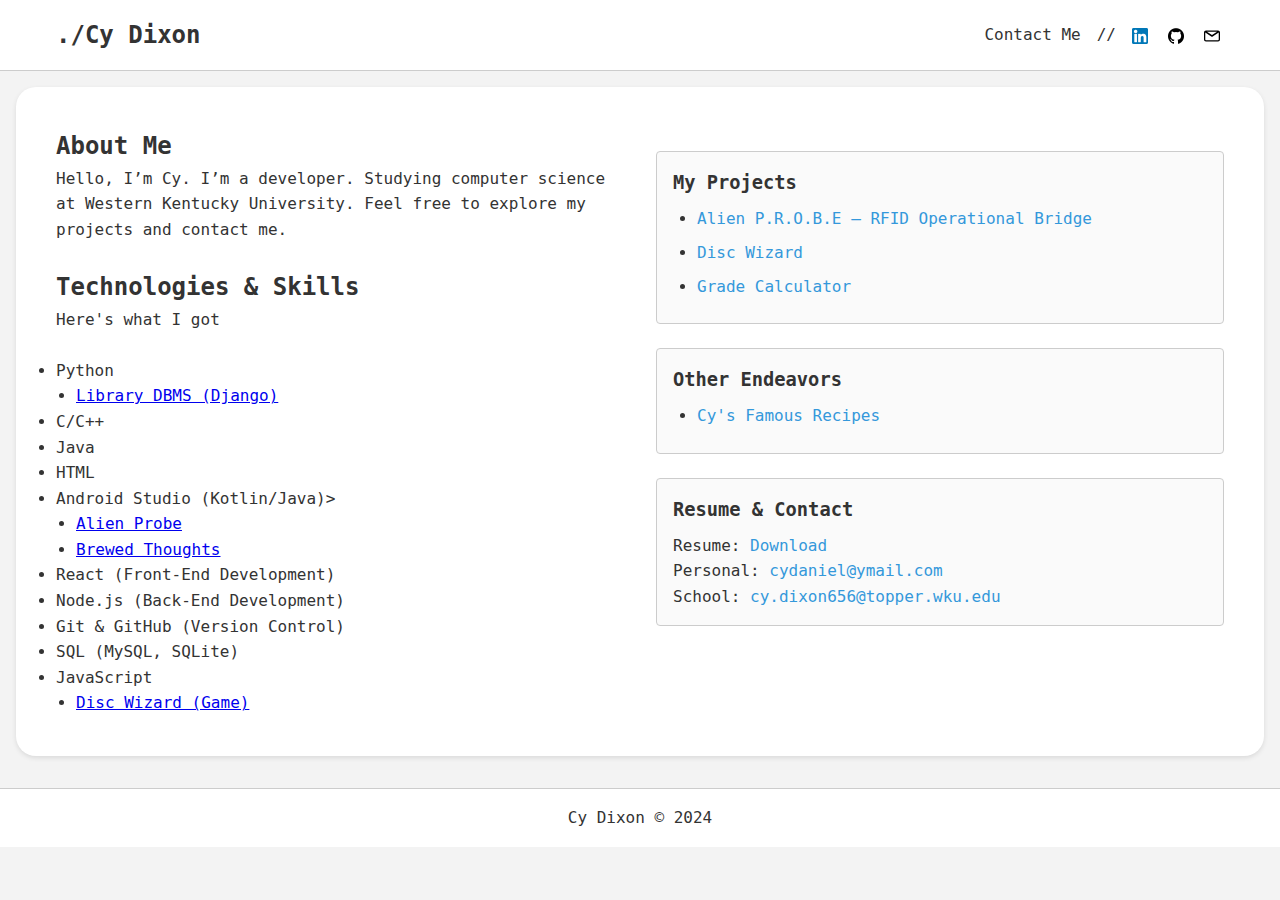
<file: index.html>
<!DOCTYPE html>
<html lang="en">
<head>
  <meta charset="UTF-8" />
  <meta name="description" content="Personal website of Cy Dixon" />
  <meta name="viewport" content="width=device-width, initial-scale=1.0" />
  <title>Cy Dixon - Home</title>
  <!-- Link to your existing CSS file -->
  <link rel="stylesheet" href="css/styles.css" />
</head>
<body>
  <!-- Header / Navbar -->
  <header class="header">
    <div class="header-container">
      <div class="logo-section">
        <h1 class="logo">
            <a href="index.html" style="text-decoration: none; color: inherit;">
                ./Cy Dixon
            </a>
        </h1>
      </div>
      <nav class="navbar">
        <ul class="nav-links">
           <li> Contact Me </li>
          <li> // </li>
          <li>
            <a href="https://www.linkedin.com/in/cy-dixon/" target="_blank">
              <img src="static/icons/linkedin.png" alt="LinkedIn" class="icon" /> 
            </a>
          </li>
          <li>
            <a href="https://github.com/cylissama" target="_blank">
              <img src="static/icons/github.png" alt="GitHub" class="icon" />
            </a>
          </li>
          <li>
            <a href="mailto:cydaniel@ymail.com">
              <img src="static/icons/email.svg" alt="Email" class="icon" />
            </a>
          </li>
        </ul>
      </nav>
    </div>
  </header>

  <!-- Main Content: Two Columns -->
  <main class="main-content">
    <div class="index-content-container">
      <section class="left-column">
        <h2 id="about-me">About Me</h2>
        <p>
          Hello, I’m Cy. I’m a developer. Studying computer science at Western Kentucky University.
          Feel free to explore my projects and contact me.
        </p>
        <br>
        <h2 id="skills">Technologies & Skills</h2>
        <p>Here's what I got</p>
        <br>
        <ul>
          <li>Python</li>
          <ul>
            <li> <a href="https://github.com/cylissama/dbms_project">Library DBMS (Django)</a></li>
          </ul>
          <li>C/C++</li>
          <li>Java</li>
          <li>HTML</li>
          <li>Android Studio (Kotlin/Java)></li>
          <ul>
            <li><a href="https://cylissama.github.io/Alien-Probe/">Alien Probe</a></li>
            <li><a href="https://github.com/cylissama/Brewed-Thoughts">Brewed Thoughts</a></li>
          </ul>
          <li>React (Front-End Development)</li>
          <li>Node.js (Back-End Development)</li>
          <li>Git &amp; GitHub (Version Control)</li>
          <li>SQL (MySQL, SQLite)</li>
          <li>JavaScript</li>
          <ul>
            <li> <a href="https://cylissama.github.io/disc-wizard/">Disc Wizard (Game)</a></li>
          </ul>
        </ul>
    </section>

      <!-- RIGHT COLUMN (Projects Only) -->
    <section class="right-column">
        <div class="projects-box">
          <h3>My Projects</h3>
          <ul>
            <li>
              <a href="https://cylissama.github.io/Alien-Probe/" target="_blank">
                Alien P.R.O.B.E – RFID Operational Bridge
              </a>
            </li>
            <li>
              <a href="https://cylissama.github.io/disc-wizard/" target="_blank">
                Disc Wizard
              </a>
            </li>
            <li>
              <a href="grade_calculator.html" target="_blank">
                Grade Calculator
              </a>
            </li>
          </ul>
        </div>

        <div class="projects-box">
          <h3>Other Endeavors</h3>
          <ul>
            <li>
              <a href="recipes.html" target="_blank">
                Cy's Famous Recipes
              </a>
            </li>
          </ul>
        </div>

        <div class="projects-box">
          <h3>Resume & Contact</h3>
          <p>
            Resume:
            <a href="static/files/ResumeDixonCy.pdf" target="_blank" download> Download</a>
          </p>
          <p> 
            Personal: <a href="mailto:cydaniel@ymail.com">cydaniel@ymail.com </a>
          </p>
          <p>
            School: <a href="mailto:cy.dixon656@topper.wku.edu">cy.dixon656@topper.wku.edu </a>
          </p>
        </div>

      </section>
    </div>
  </main>

  <div>
    
  </div>

  <!-- Footer -->
  <footer class="footer">
    Cy Dixon © 2024
  </footer>
</body>
</html>
</file>
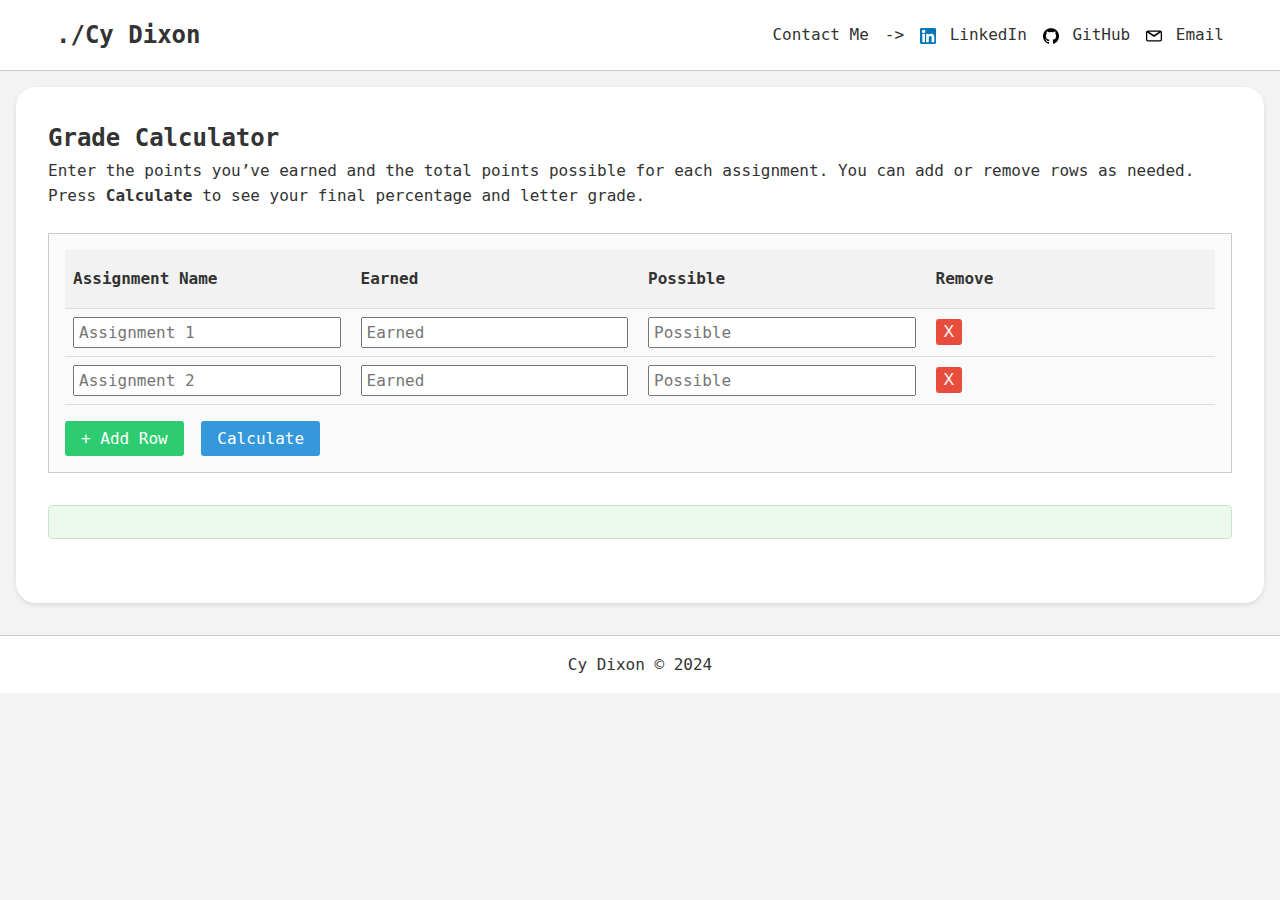
<file: grade_calculator.html>
<!DOCTYPE html>
<html lang="en">
<head>
  <meta charset="UTF-8" />
  <meta name="description" content="Grade Calculator - Cy Dixon" />
  <meta name="viewport" content="width=device-width, initial-scale=1.0" />
  <title>Grade Calculator - Cy Dixon</title>
  <!-- Link to the same CSS as index.html -->
  <link rel="stylesheet" href="css/styles.css" />
</head>
<body>
  <!-- Header / Navbar -->
  <header class="header">
    <div class="header-container">
      <div class="logo-section">
        <h1 class="logo">
            <a href="index.html" style="text-decoration: none; color: inherit;">
                ./Cy Dixon
            </a>
        </h1>
      </div>
      <nav class="navbar">
        <ul class="nav-links">
          <!-- Example nav links; no Grade Calculator here -->
           <li> Contact Me </li>
          <li> -> </li>
          <li>
            <a href="https://www.linkedin.com/in/cy-dixon/" target="_blank">
              <img src="static/icons/linkedin.png" alt="LinkedIn" class="icon" /> 
              LinkedIn
            </a>
          </li>
          <li>
            <a href="https://github.com/cylissama" target="_blank">
              <img src="static/icons/github.png" alt="GitHub" class="icon" /> 
              GitHub
            </a>
          </li>
          <li>
            <a href="mailto:cydaniel@ymail.com">
              <img src="static/icons/email.svg" alt="Email" class="icon" /> 
              Email
            </a>
          </li>
        </ul>
      </nav>
    </div>
  </header>

  <!-- Main Content -->
  <main class="main-content">
    <h2>Grade Calculator</h2>
    <p>
      Enter the points you’ve earned and the total points possible for each 
      assignment. You can add or remove rows as needed. Press 
      <strong>Calculate</strong> to see your final percentage and letter grade.
    </p>

    <!-- Grade Calculator Container -->
    <section class="calc-container">
      <!-- Header Row (mimics a table) -->
      <div class="calc-row calc-header">
        <div class="calc-cell">Assignment Name</div>
        <div class="calc-cell">Earned</div>
        <div class="calc-cell">Possible</div>
        <div class="calc-cell">Remove</div>
      </div>

      <!-- Form for dynamic rows -->
      <form id="grade-form">
        <div id="calc-rows">
          <!-- Example row 1 -->
          <div class="calc-row assignment-row">
            <div class="calc-cell">
              <input
                type="text"
                class="assignment-name"
                name="assignmentName"
                placeholder="Assignment 1"
              />
            </div>
            <div class="calc-cell">
              <input
                type="number"
                class="assignment-earned"
                name="assignmentEarned"
                placeholder="Earned"
                required
              />
            </div>
            <div class="calc-cell">
              <input
                type="number"
                class="assignment-possible"
                name="assignmentPossible"
                placeholder="Possible"
                required
              />
            </div>
            <div class="calc-cell">
              <button type="button" class="remove-row">X</button>
            </div>
          </div>
          <!-- Example row 2 -->
          <div class="calc-row assignment-row">
            <div class="calc-cell">
              <input
                type="text"
                class="assignment-name"
                name="assignmentName"
                placeholder="Assignment 2"
              />
            </div>
            <div class="calc-cell">
              <input
                type="number"
                class="assignment-earned"
                name="assignmentEarned"
                placeholder="Earned"
                required
              />
            </div>
            <div class="calc-cell">
              <input
                type="number"
                class="assignment-possible"
                name="assignmentPossible"
                placeholder="Possible"
                required
              />
            </div>
            <div class="calc-cell">
              <button type="button" class="remove-row">X</button>
            </div>
          </div>
        </div>

        <!-- Add Row / Calculate buttons -->
        <button type="button" id="add-row">+ Add Row</button>
        <button type="submit" class="calculate-btn">Calculate</button>
      </form>
    </section>

    <!-- Grade Result Display -->
    <div id="grade-result" class="grade-result"></div>
  </main>

  <!-- Footer -->
  <footer class="footer">
    Cy Dixon © 2024
  </footer>

  <!-- External (or inline) JS for adding/removing rows + calculating -->
  <script src="static/js/grade_calculator.js"></script>
</body>
</html>
</file>
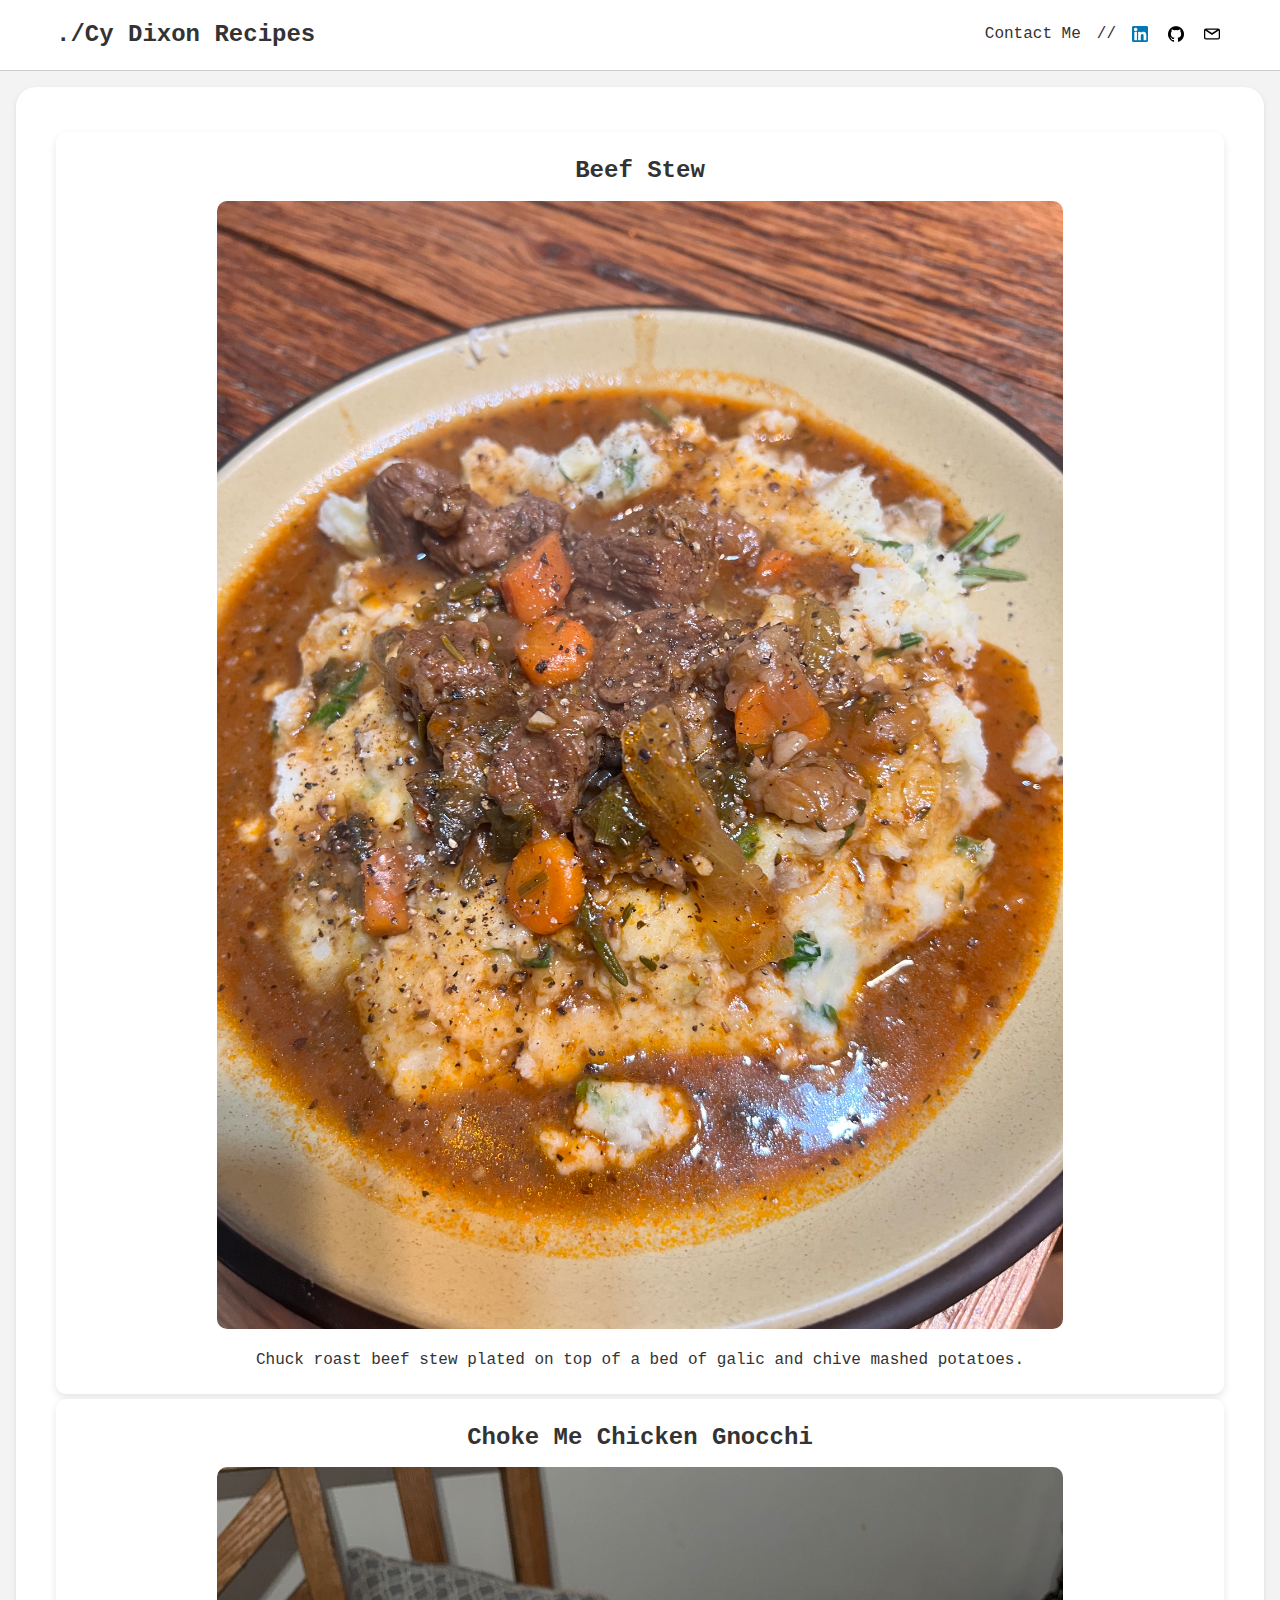
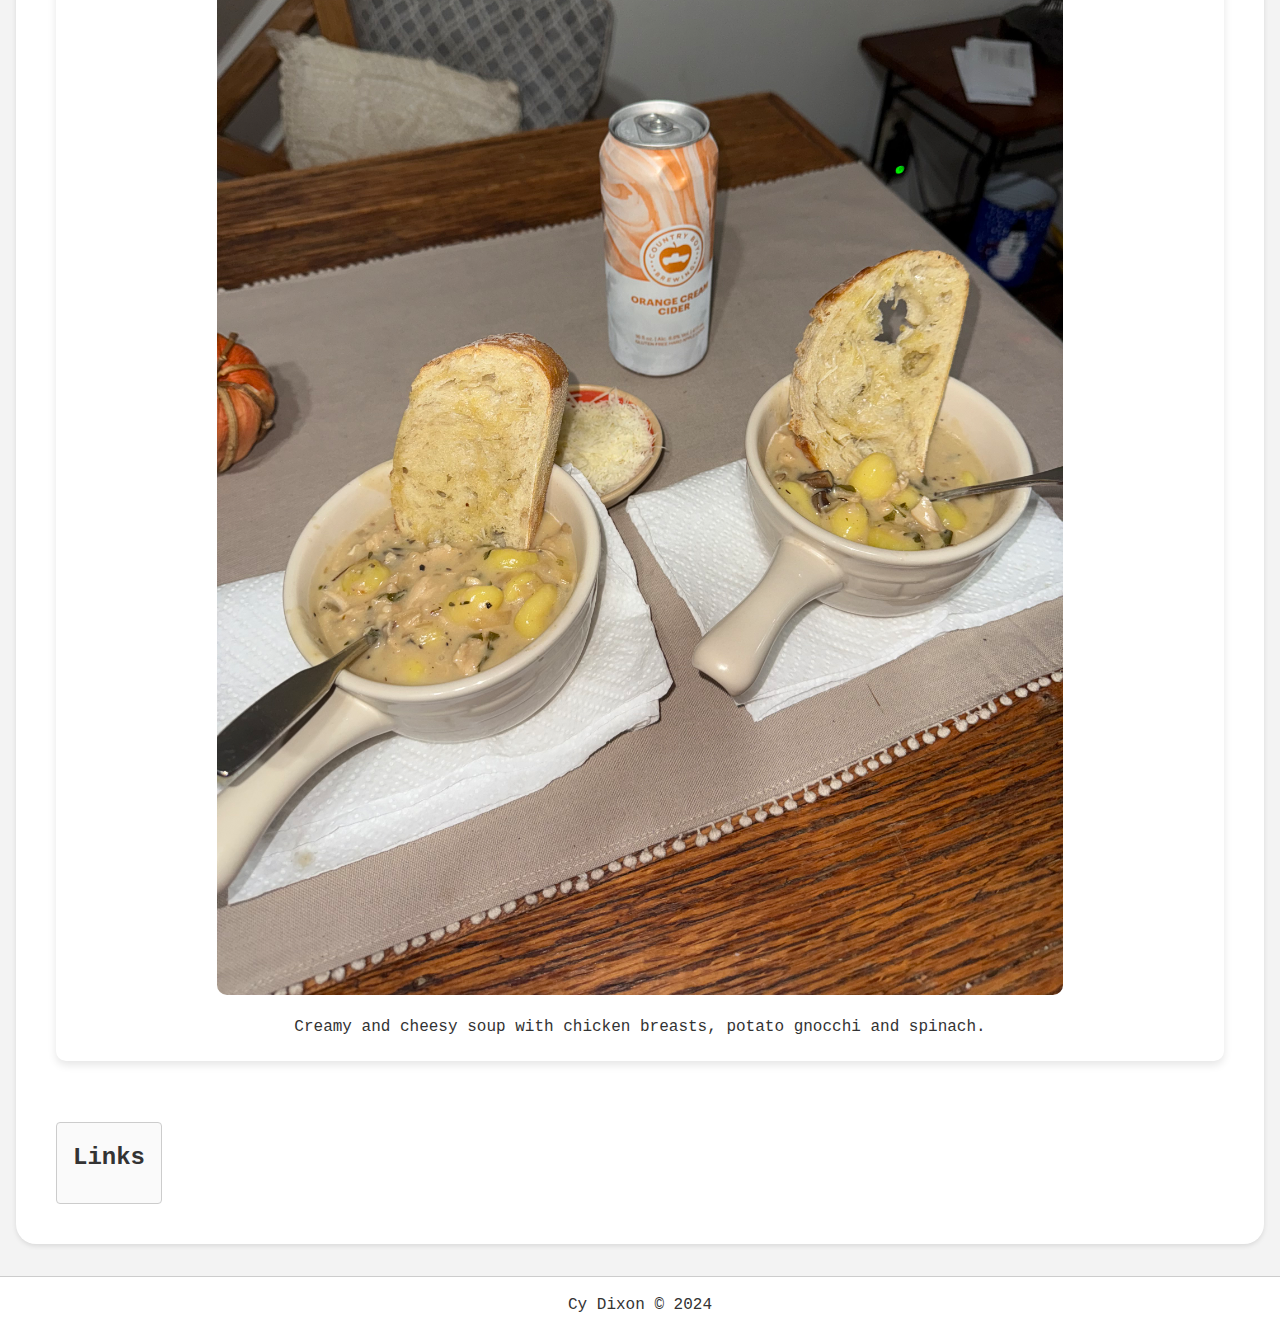
<file: recipes.html>
<!DOCTYPE html>
<html lang="en">

<head>
  <meta charset="UTF-8" />
  <meta name="description" content="Cy's Famous Recipes Site"/>
  <meta name="viewport" content="width=device-width, initial-scale=1.0" />
  <title>Cy's Famous Recipes</title>
  <link rel="stylesheet" href="css/styles.css" />
</head>
<body>
    <header class="header">
      <div class="header-container">
        <div class="logo-section">
          <h1 class="logo">
              <a href="index.html" style="text-decoration: none; color: inherit;">
                  ./Cy Dixon Recipes
              </a>
          </h1>
        </div>
        <nav class="navbar">
          <ul class="nav-links">
             <li> Contact Me </li>
            <li> // </li>
            <li>
              <a href="https://www.linkedin.com/in/cy-dixon/" target="_blank">
                <img src="static/icons/linkedin.png" alt="LinkedIn" class="icon" />
              </a>
            </li>
            <li>
              <a href="https://github.com/cylissama" target="_blank">
                <img src="static/icons/github.png" alt="GitHub" class="icon" />
              </a>
            </li>
            <li>
              <a href="mailto:cydaniel@ymail.com">
                <img src="static/icons/email.svg" alt="Email" class="icon" />
              </a>
            </li>
          </ul>
        </nav>
      </div>
    </header>
  
    <main class="main-content">
      <div class="index-content-container">
        <section class="left-section">
            <div class="recipe-box">
                <h2 class="recipe-title">Beef Stew</h2>
                <img src="static/images/food/Beef Stew.jpeg" alt="Recipe 2" class="recipe-photo">
                <p class="recipe-description">
                  Chuck roast beef stew plated on top of a bed of galic and chive mashed potatoes.
                </p>
            </div>
            <div class="recipe-box">
              <h2 class="recipe-title">Choke Me Chicken Gnocchi</h2>
              <img src="static/images/food/Choke Me Chicken Gnochhi.jpeg" alt="Recipe 2" class="recipe-photo">
              <p class="recipe-description">
                Creamy and cheesy soup with chicken breasts, potato gnocchi and spinach.
              </p>
          </div>
        </section>
        <section class="right-section">
          <!-- Right section content -->
           <div class="projects-box">
            <h2 class="recipe-title">Links</h2>
           </div>
        </section>
      </div>
    </main>
  
    <footer class="footer">
      Cy Dixon © 2024
    </footer>
  </body>
  </html>
</file>
<file: css/styles.css>
/* ------------------------------
   GLOBAL / RESET
--------------------------------*/
* {
    margin: 0;
    padding: 0;
    box-sizing: border-box;
  }
  
  html {
    scroll-behavior: smooth;
  }
  
  body {
    font-family: 'JetBrains Mono', monospace, sans-serif;
    background: #f3f3f3;
    color: #333;
    line-height: 1.6;
  }

  /* ------------------------------
     HEADER / NAVBAR
  --------------------------------*/
  .header {
    background-color: #fff;
    border-bottom: 1px solid #ccc;
    padding: 1rem 0;
    position: sticky;
    top: 0;
    z-index: 9999; /* ensures the header stays on top of other elements */
  }
  
  .header-container {
    display: flex;
    justify-content: space-between;
    align-items: center;
    max-width: 1200px;
    margin: 0 auto;
    padding: 0 1rem;
  }
  
  .logo-section .logo {
    font-weight: 700;
    font-size: 1.5rem;
    color: #333;
    text-decoration: none;
  }
  
  .navbar .nav-links {
    list-style-type: none;
    display: flex;
    gap: 1rem;
  }
  
  .navbar .nav-links li {
    display: inline-block;
  }
  
  .navbar .nav-links a {
    text-decoration: none;
    color: #333;
    font-weight: 400;
    transition: color 0.2s ease-in-out;
  }
  
  .navbar .nav-links a:hover {
    color: #3498db;
  }
  
  .navbar .nav-links .active {
    font-weight: 700;
    color: #3498db;
  }
  
  /* Icons in nav */
  .icon {
    width: 16px;
    height: 16px;
    vertical-align: middle;
    margin-right: 0.25rem;
  }
  
  /* ------------------------------
     MAIN CONTENT
  --------------------------------*/
  .main-content {
    max-width: 1400px;
    margin: 1rem;
    padding: 2rem;
    background: #fff;
    box-shadow: 0 2px 5px rgba(0,0,0,0.1);
    border-radius: 20px;
  }
  
  /* 
    TWO-COLUMN LAYOUT FOR INDEX PAGE 
    We only apply these styles inside .main-content if we’re on the index
    or use it as a general container for all pages if you prefer.
  */
  
  .index-content-container {
    display: flex;
    flex-wrap: wrap; /* ensure columns wrap on narrow screens */
    gap: 2rem;       /* spacing between columns */
    padding: 0.5rem;
  }
  
  /* Left Column */
  .left-column {
    flex: 1;         /* or use a specific width, e.g., flex: 0 0 50%; */
    min-width: 300px;  
  }

  /* Indent nested lists */
  .left-column ul ul {
    margin-left: 20px; /* Adjust the value as needed */
    list-style-type: disc; /* Optional: change bullet style */
  }

  /* Remove bullets and style list items as h3 */
  ul.no-bullets {
    list-style-type: none;
    padding-left: 0;
  }

  ul.no-bullets li {
    font-weight: 600; /* Semibold */
    font-size: 1.25rem; /* Adjust size as needed */
    margin-bottom: 0.5rem;
  }
  
  /* Right Column */
  .right-column {
    flex: 1;
    min-width: 300px;
  }
  
  /* ------------------------------
     FOOTER
  --------------------------------*/
  .footer {
    background-color: #fff;
    border-top: 1px solid #ccc;
    text-align: center;
    padding: 1rem;
    margin-top: 2rem;
  }
  
  /* ------------------------------
     GRADE CALCULATOR STYLES
  --------------------------------*/
  .calc-container {
    margin: 1.5rem 0;
    padding: 1rem;
    border: 1px solid #ccc;
    background: #fafafa;
  }
  
  /* Header row styling */
  .calc-header {
    font-weight: bold;
    background: #f2f2f2;
    border-bottom: 1px solid #ccc;
  }
  
  /* Each row is flex-based to simulate a table */
  .calc-row {
    display: flex;
    align-items: center;
    border-bottom: 1px solid #ddd;
    padding: 0.5rem 0;
  }
  
  /* Each cell in the row */
  .calc-cell {
    flex: 1;
    padding: 0 0.5rem;
    display: flex;
    align-items: center;
  }
  
  /* Make sure header row has some extra spacing */
  .calc-header .calc-cell {
    padding-top: 0.5rem;
    padding-bottom: 0.5rem;
  }
  
  /* Assignment row inputs */
  .assignment-row input[type="text"],
  .assignment-row input[type="number"] {
    width: 100%;
    padding: 0.25rem;
    margin-right: 0.25rem;
    box-sizing: border-box;
    font-family: inherit;
    font-size: 1rem;
  }
  
  /* Remove row button */
  .remove-row {
    background: #e74c3c;
    color: #fff;
    border: none;
    padding: 0.25rem 0.5rem;
    cursor: pointer;
    font-size: 1rem;
    border-radius: 3px;
  }
  
  .remove-row:hover {
    background: #c0392b;
  }
  
  /* Add Row & Calculate buttons */
  #add-row,
  .calculate-btn {
    margin-top: 1rem;
    margin-right: 0.5rem;
    padding: 0.5rem 1rem;
    cursor: pointer;
    border: none;
    border-radius: 3px;
    font-family: inherit;
    font-size: 1rem;
  }
  
  /* +Add Row button style */
  #add-row {
    background: #2ecc71;
    color: #fff;
  }
  
  #add-row:hover {
    background: #27ae60;
  }
  
  /* Calculate button style */
  .calculate-btn {
    background: #3498db;
    color: #fff;
  }
  
  .calculate-btn:hover {
    background: #2980b9;
  }
  
  /* ------------------------------
     CALCULATOR RESULT BOX
  --------------------------------*/
  .grade-result {
    margin: 2rem 0;
    padding: 1rem;
    background: #eef9ee;
    border: 1px solid #c9e3ca;
    border-radius: 4px;
  }
  
  .grade-result h3 {
    margin-top: 0;
    margin-bottom: 0.5rem;
  }

  /* Projects box styling */
.projects-box {
    margin-top: 1.5rem;        /* space above the box */
    padding: 1rem;            /* padding inside the box */
    border: 1px solid #ccc;   /* light gray border */
    background-color: #fafafa;
    border-radius: 4px;       /* rounded corners (optional) */
  }
  
  .projects-box h3 {
    margin-top: 0;
    margin-bottom: 0.5rem;
  }
  
  .projects-box ul {
    list-style-type: disc;    /* or none, if you prefer */
    padding-left: 1.5rem;
  }
  
  .projects-box ul li {
    margin-bottom: 0.5rem;
  }
  
  .projects-box a {
    color: #3498db;
    text-decoration: none;
  }
  
  .projects-box a:hover {
    text-decoration: underline;
  }


// recipes page

/* Custom background color scheme for recipes.html */
.recipes-page {
  background-color: rgb(198, 161, 111);
}

.recipes-page .header, 
.recipes-page .footer {
  background-color: rgb(198, 161, 111); /* Slightly lighter brown */
}

.recipes-page .main-content {
  background-color: rgb(198, 161, 111); /* Even lighter brown */
  border: 1px solid rgb(198, 161, 111); /* Darker brown */
}

.recipes-page .content-container {
  display: flex;
}

.recipes-page .left-section {
  flex: 3; /* 75% width */
  padding: 10px;
  //background-color: rgb(161, 127, 93); /* Lightest brown */
  //border: 1px solid rgb(61, 27, 3); /* Darker brown */
} 

.recipes-page .right-section {
  flex: 1; /* 25% width */
  padding: 10px;
  //background-color: rgb(181, 147, 113); /* Medium brown */
  //border: 1px solid rgb(41, 7, 0); /* Darkest brown */
}

/* Recipe box styling */
.recipe-box {
  background-color: #fff;
  border-radius: 10px;
  box-shadow: 0 4px 8px rgba(0, 0, 0, 0.1);
  padding: 20px;
  margin: 5px 0;
  text-align: center; /* Center-align content */
}

.recipe-title {
  font-size: 1.5rem;
  margin-bottom: 10px;
}

.recipe-description {
  font-size: 1rem;
  color: #333;
}

.recipe-photo {
  width: 75%;
  height: auto;
  border-radius: 10px;
  margin-bottom: 10px;
}
</file>
